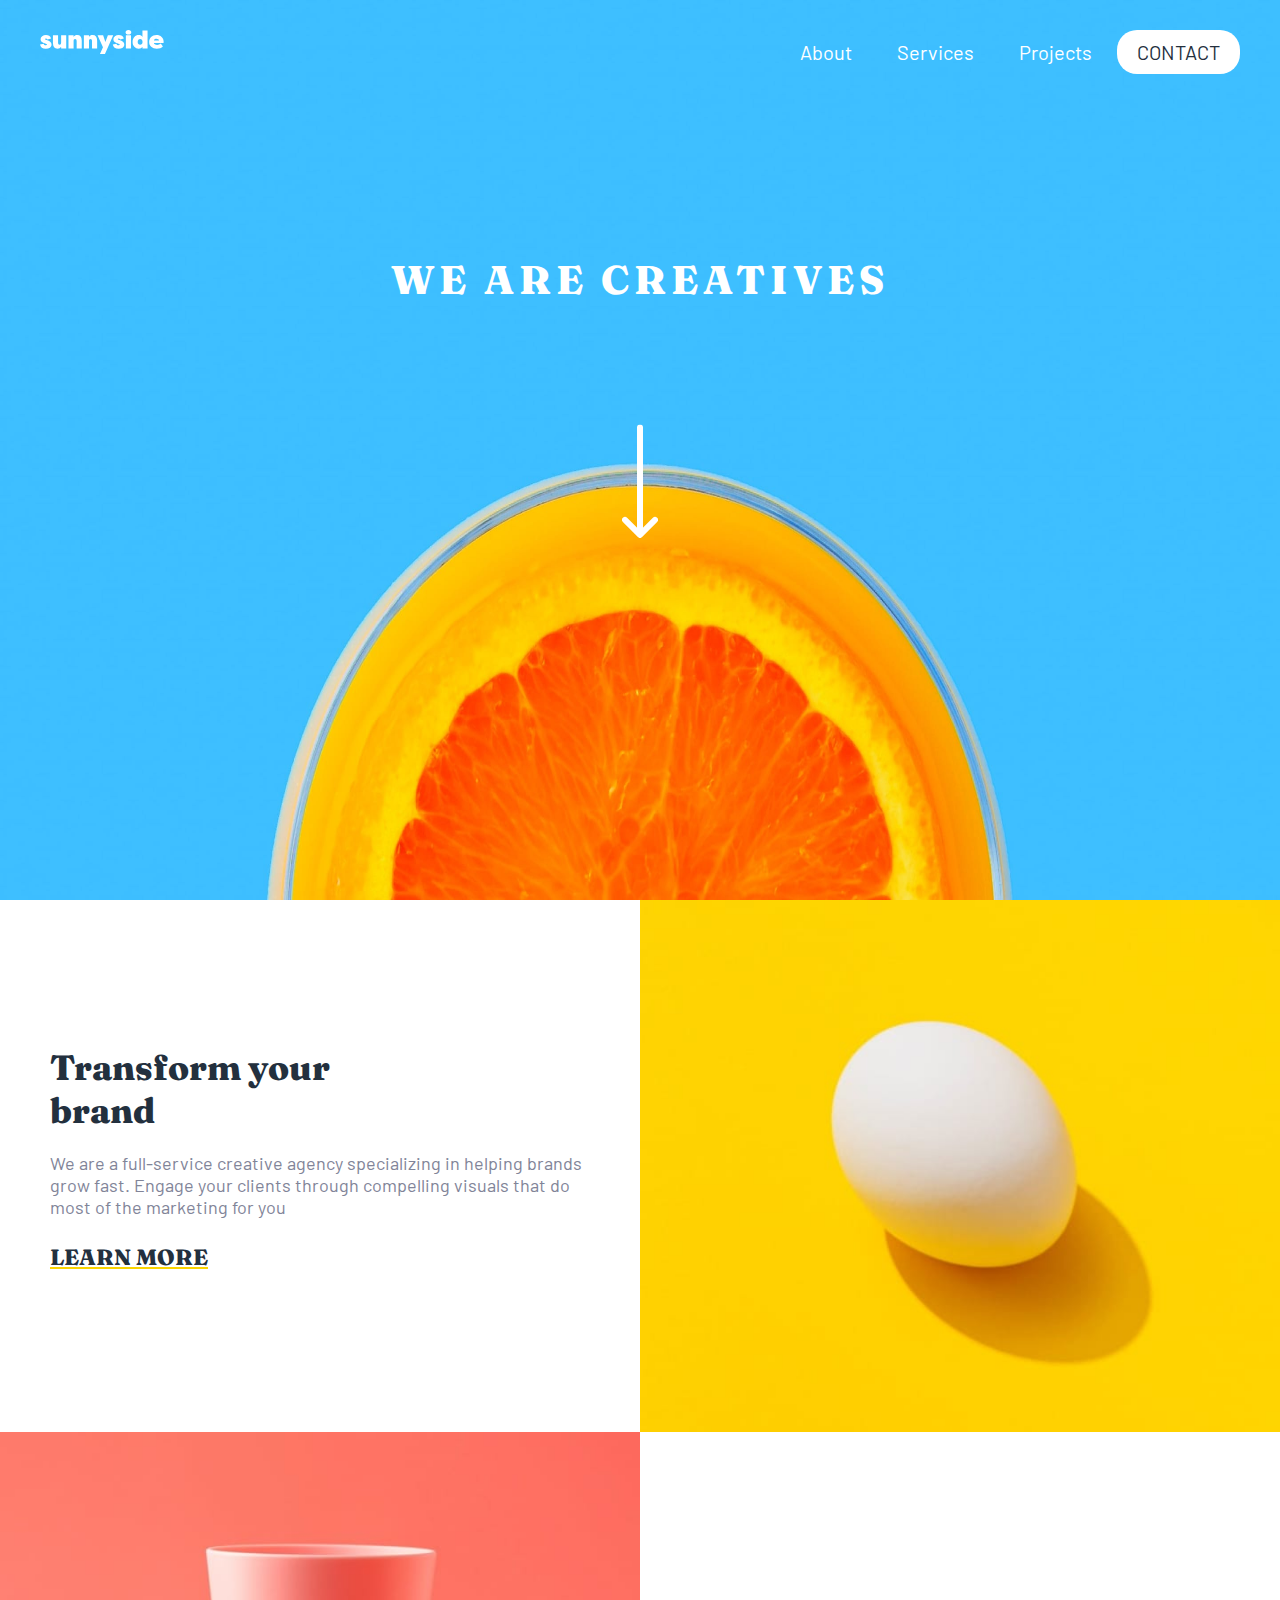
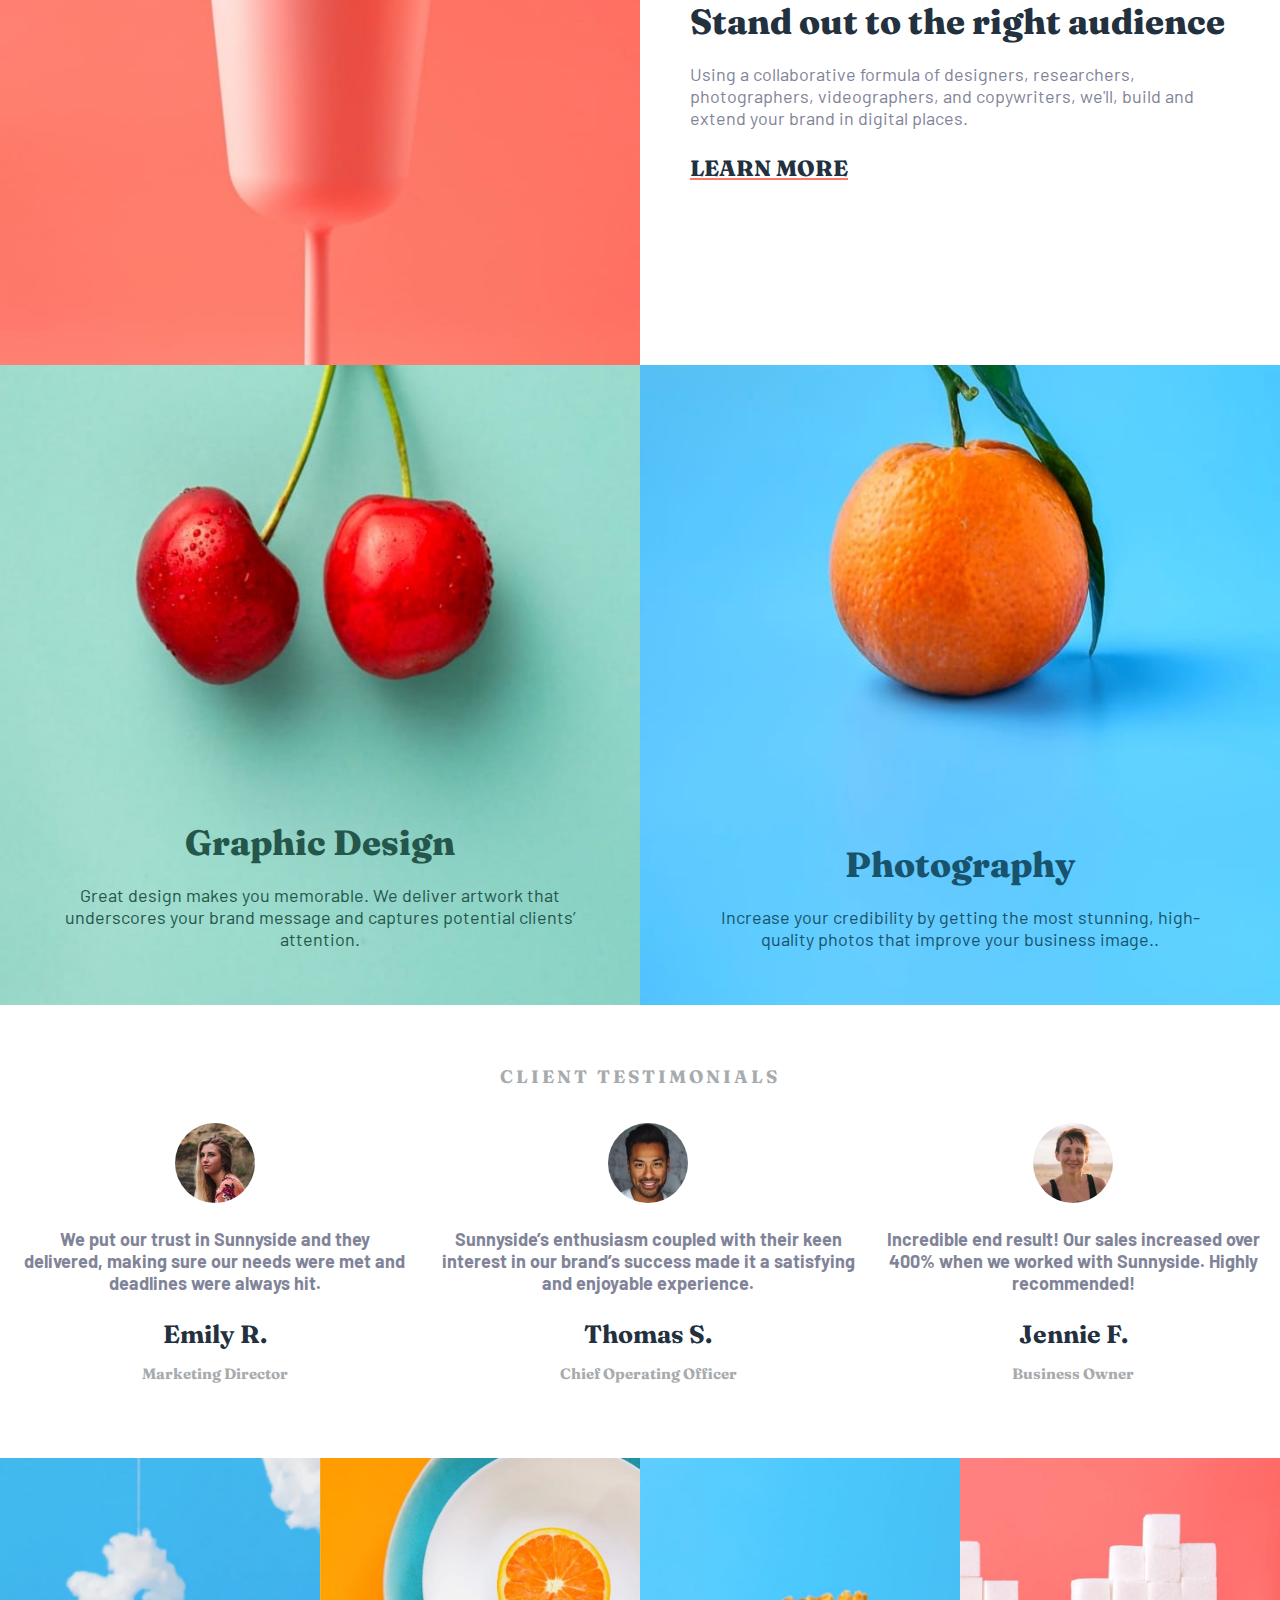
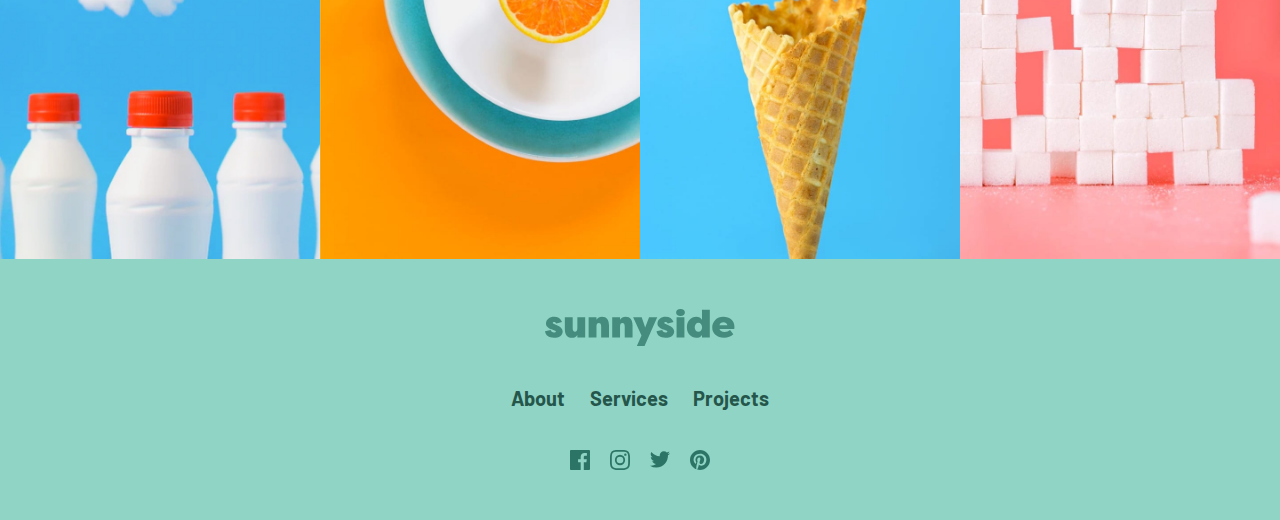
<file: index.html>
<!DOCTYPE html>
<html lang="pt-br">
<head>
    <meta charset="UTF-8">
    <meta name="viewport" content="width=device-width, initial-scale=1.0">
    <link rel="stylesheet" href="style.css">
    <link rel="stylesheet" href="responsividade.css">
    <link rel="shortcut icon" href="images/favicon-32x32.png" sizes="32x32" type="image/x-icon">

    <link rel="preconnect" href="https://fonts.googleapis.com">
    <link rel="preconnect" href="https://fonts.gstatic.com" crossorigin>
    <link href="https://fonts.googleapis.com/css2?family=Barlow:wght@600&display=swap" rel="stylesheet">
    <link rel="preconnect" href="https://fonts.googleapis.com">
    <link rel="preconnect" href="https://fonts.gstatic.com" crossorigin>
    <link href="https://fonts.googleapis.com/css2?family=Fraunces:wght@700;900&display=swap" rel="stylesheet">

    <title>Sunnyside agency landing page</title>
</head>
<body>
    <header>
        <div id="header-header">
            <img src="images/logo.svg" alt="Logo" id="logo">
            <div id="menu-mobile-button"></div>
            <div id="desktop-menu">

                <div id="About-desktop" class="menu-desktop-op">
                    <h1>About</h1>
                </div>

                <div class="menu-desktop-op" id="services-desktop">
                    <h1>Services</h1>
                </div>

                <div class="menu-desktop-op"  id="projects-desktop">
                    <h1>Projects</h1>
                </div>

                <div id="contact-desktop" class="menu-desktop-op" >
                    <h1>CONTACT</h1>
                </div>
                
            </div>
        </div>

        
        <h1 id="title1">WE ARE CREATIVES</h1>
      

        <img src="images/icon-arrow-down.svg" alt="Arrowdown" id="arrowdown">

        <div id="menu-mobile">
            <div id="About-mobile" class="menu-mobile-op"><h1>About</h1></div>
            <div class="menu-mobile-op" id="services-mobile"><h1>Services</h1></div>
            <div class="menu-mobile-op"  id="projects-mobile"><h1>Projects</h1></div>
            <div id="contact-mobile" class="menu-mobile-op" ><h1>CONTACT</h1></div>
        </div>

    </header>

    <main>
        <div id="summary">
            <div id="egg" class="summary-info">
                <picture>
                    <source media="(max-width: 890px)" srcset="images/mobile/image-transform.jpg" type="image/jpg">
                    <img src="images/desktop/image-transform.jpg" alt="egg" class="img">
            </picture>
            </div>
            <div id="text-transform" class="summary-info">
                <h1>Transform your <br> brand</h1>
                <p>We are a full-service creative agency specializing in helping brands grow fast. Engage your clients through compelling visuals that do most of the marketing for you</p>

                <div id="learnmore"><h1>LEARN MORE</h1></div>
            </div>
            <div id="stand-out" class="summary-info">
                <picture>
                    <source media="(max-width: 890px)" srcset="images/mobile/image-stand-out.jpg" type="image/jpg">
                    <img src="images/desktop/image-stand-out.jpg" alt="Grande" class="img">
            </picture>

            </div>
            <div id="text-stand" class="summary-info">
                <h1>Stand out to the right audience</h1>
                <p>Using a collaborative formula of designers, researchers, photographers, videographers, and copywriters, we'll, build and extend your brand in digital places.</p>
                
                <div id="learnmore"><h1>LEARN MORE</h1></div>
            </div>
            <div id="graphy" class="summary-info">
                <div id="textgraphic">
                    <h1>Graphic Design</h1>
                    <p>Great design makes you memorable. We deliver artwork that underscores your brand message and captures potential clients’ attention.</p>
                </div>

            </div>
            <div id="photography" class="summary-info">
                <div id="text-photography">
                    <h1>Photography</h1>
                    <p> Increase your credibility by getting the most stunning, high-quality photos that improve your business image..</p>
                </div>

            </div>





            
        </div>

        <div id="client">
            <h1 id="title-div-client">CLIENT TESTIMONIALS</h1>

            <div id="clients">
                <div id="client-emily" class="client-perfil">
                    <img src="images/image-emily.jpg" alt="Emily-foto" class="client-img">
                    <p>
                     We put our trust in Sunnyside and they delivered, making sure our needs were met and deadlines were always hit.
                    </p>
                    <h1>Emily R. <p class="function">Marketing Director</p></h1>
                </div>
                <div id="client-thomas" class="client-perfil">
                    <img src="images/image-thomas.jpg" alt="thomas-foto" class="client-img">
                    <p>
                    Sunnyside’s enthusiasm coupled with their keen interest in our brand’s success made it a satisfying and enjoyable experience.
                    </p>
                    <h1>Thomas S. <p class="function">Chief Operating Officer</p></h1>
                </div>
                <div id="client-jennie" class="client-perfil">
                    <img src="images/image-jennie.jpg" alt="thomas-foto" class="client-img">
                    <p>
                    Incredible end result! Our sales increased over 400% when we worked with Sunnyside. Highly recommended!
                    </p>
                    <h1>Jennie F. <p class="function">Business Owner</p></h1>
                </div>
            </div>
        </div>

        <div id="four-images">

            <picture class="img-images">
                <source media="(max-width: 890px)" srcset="images/mobile/image-gallery-milkbottles.jpg" type="image/jpg">
                <img src="images/desktop/image-gallery-milkbottles.jpg" alt="Grande">
            </picture>

            <picture class="img-images">
                <source media="(max-width: 890px)" srcset="images/mobile/image-gallery-orange.jpg" type="image/jpg">
                <img src="images/desktop/image-gallery-orange.jpg" alt="Grande">
            </picture>
            
            <picture class="img-images">
                <source media="(max-width: 890px)" srcset="images/mobile/image-gallery-cone.jpg" type="image/jpg">
                <img src="images/desktop/image-gallery-cone.jpg" alt="Grande">
            </picture>

            <picture class="img-images">
                <source media="(max-width: 890px)" srcset="images/mobile/image-gallery-sugar-cubes.jpg" type="image/jpg">
                <img src="images/desktop/image-gallery-sugarcubes.jpg" alt="Grande">
            </picture>
        </div>
    </main>

    <footer>
        <img src="images/logo-footer.svg" alt="logo" id="logofooter">
        <div id="menu-footer">
            <h1>About</h1>
            <h1>Services</h1>
            <h1>Projects</h1>
        </div>

        <div id="social-networks">
            <img src="images/icon-facebook.svg" alt="icon-facebook">
            <img src="images/icon-instagram.svg" alt="icon-instagram">
            <img src="images/icon-twitter.svg" alt="icon-twitter">
            <img src="images/icon-pinterest.svg" alt="icon-pinterest">
        </div>
    </footer>
    
    <script src="js.js"></script>
</body>
</html>
</file>
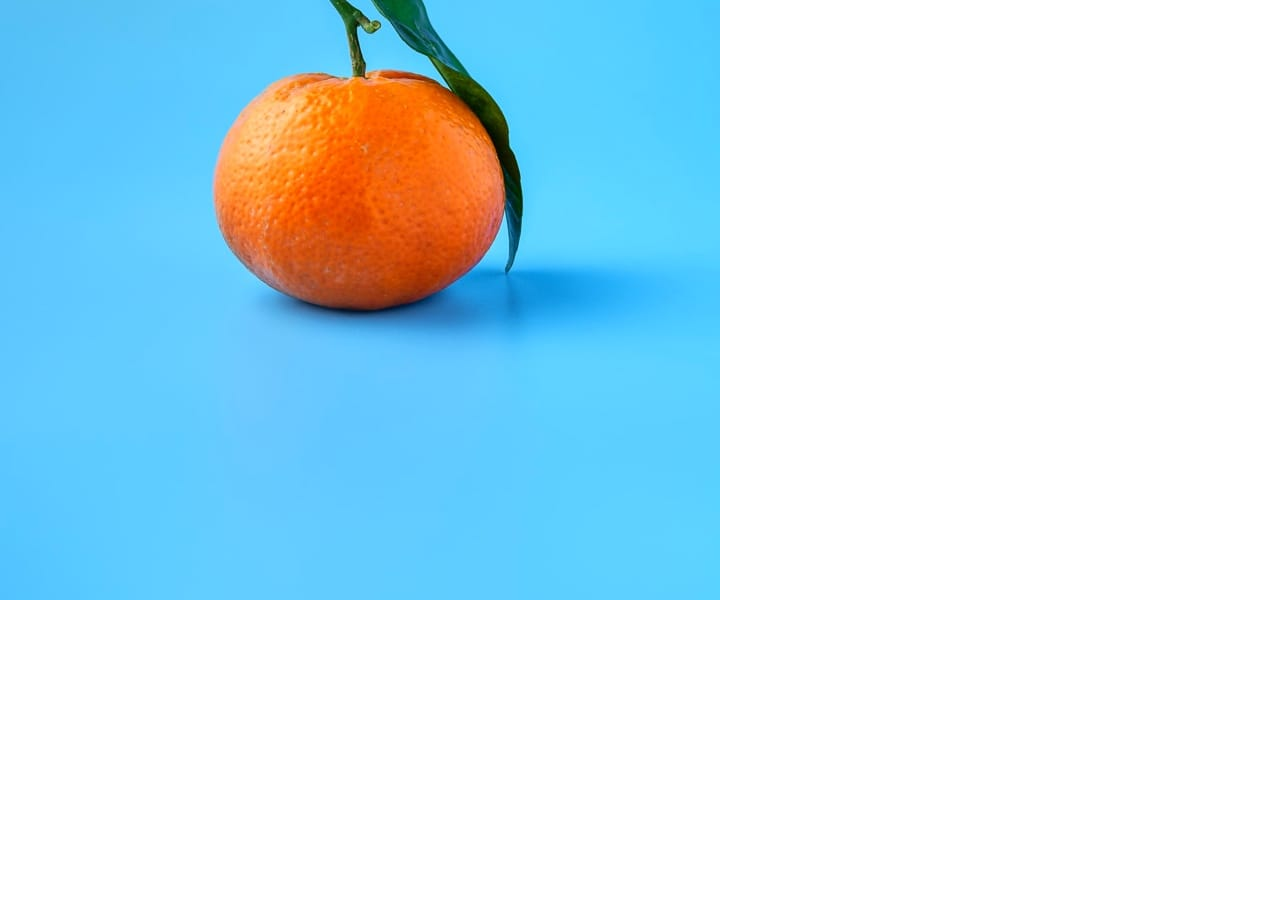
<file: teste.html>
<!DOCTYPE html>
<html lang="pt-br">
<head>
    <meta charset="UTF-8">
    <meta name="viewport" content="width=device-width, initial-scale=1.0">
    <title>Document</title>
    <style>
        
        body{
            padding: 0;
            margin: 0;
        }
        div{
            background-image: url("images/mobile/image-photography.jpg");
            background-position: center center;
            background-repeat: no-repeat;
            background-size: 100% 100%;
            background-color: blue;
            width: 100%;
            height: calc(100vw * 1.6);
        }
    </style>
</head>
<body>
    <img src="images/desktop/image-photography.jpg" alt="">
</body>
</html>
</file>
<file: style.css>
@charset "UTF-8";

:root{
    --barlow: 'Barlow', sans-serif;
    --fraunces: 'Fraunces', serif;
    --Softred: hsl(7, 99%, 70%);
    --Yellow: hsl(51, 100%, 49%);
    --Darkdesaturated:hsl(167, 40%, 24%);
    --Darkblue: hsl(198, 62%, 26%);
    --Darkmoderatecyan: hsl(168, 34%, 41%);
    --Darkdesaturatedcyan:hsl(167, 40%, 24%);
    --Verydarkdesaturatedblue: hsl(212, 27%, 19%);
    --Verydarkgrayishblue: hsl(213, 9%, 39%);
    --Darkgrayishblue: hsl(232, 10%, 55%);
    --Grayishblue: hsl(210, 4%, 67%);
    --White: hsl(0, 0%, 100%);
}

*{
    padding: 0;
    margin: 0;
    box-sizing: border-box;
}

html{
    min-height: 100%;
}

body{
    height: 100%;
}

/**HEADER**/

/**Header-Header**/

#header-header{
    display: flex;
    flex-direction: row;
    justify-content: space-between;
}

#logo{
    height: 24px;  
}


#menu-mobile-button{
    display: block;
    background-image: url("images/icon-hamburger.svg");
    background-position: center center;
    background-repeat: no-repeat;
    width: 30px;
    height: 20px;
    cursor: pointer;
}


/**Header-Header**/

header{
    position: relative;
    padding: 20px;
    height: 100vh;
    background-image: url("images/mobile/image-header.jpg");
    background-position: center center;
    background-repeat: no-repeat;
    background-size: 100% 100%;
}

#title1{
    letter-spacing: 5px;
    width: 250px;
    font-size: 40px;
    font-family: var(--fraunces);
    font-weight: 800;
    color: white;
    position: absolute;
    top: 35%;
    left: 50%;
    display: flex;
    align-items: center;
    justify-content: center;
    text-align: center;
    transform: translate(-50%,-35%);
}


#arrowdown{
    position: absolute;
    top: 70%;
    left: 50%;
    transform: translate(-50%,-70%);
}


/**Mobile-menu**/

#menu-mobile{
    z-index: 99999;
    position: absolute;
    top: 30%;
    transform: translate(0%,-30%);
    width: calc(100% - 40px);
    display: none;
    flex-direction: column;
    background-color: white;
    justify-content: center;
    align-items: center;
    gap: 25px;
    padding: 25px 0px;
    
}


.menu-mobile-op{
    padding: 10px 20px;
    border-radius: 20px;
}

.menu-mobile-op h1{
    font-family: var(--barlow);
    color: var(--Darkgrayishblue);
    font-size: 23px;
    font-weight: 600;
}


#contact-mobile{
    background-color: var(--Yellow);
    padding: 10px 20px;
    border-radius: 20px;
}

#contact-mobile h1{
    font-size: 20px;
    font-weight: 800;
    color: var(--Verydarkdesaturatedblue);
}

.menu-mobile-op:hover{
    cursor: pointer;
    background-color: var(--Yellow);
}


.menu-mobile-op:active{
    transform: scale(0.7);
    background-color: var(--Yellow);
}

/**Mobile-menu**/


/**Desktop-menu**/


#desktop-menu{
    display: none;
    flex-direction: row;
    gap: 5px;
}

#contact-desktop{
    background-color: white;
    color: var(--Verydarkdesaturatedblue);
}

#contact-desktop:hover{
    background-color: #6ecfff;
}


#contact-desktop h1{
    color: var(--Verydarkdesaturatedblue);
}

.menu-desktop-op{
    padding: 10px 20px;
    border-radius: 20px;
    cursor: pointer;
}

.menu-desktop-op:hover{
    background-color: #6ecfff;
}

.menu-desktop-op h1{
    font-size: 20px;
    font-family: var(--barlow);
    font-weight: 400;
    color: white;
}


/**Desktop-menu**/




/**HEADER**/

/**Main**/

/**Transform**/
#summary{
    display: flex;
    flex-direction: column;
    margin-bottom: 10px;
}

.img{
    width: 100%;
}

.summary-info{
    background-color: white;
    display: flex;
    flex-direction: column;
    justify-content: center;
    text-align: center;
}

.summary-info h1,p{
    text-align: center;
}

.summary-info h1{
    font-size: 35px;
    font-weight: 800;
    font-family: var(--fraunces);
    color: var(--Verydarkdesaturatedblue);
}

#text-transform h1{
    margin-bottom: 20px;
}

#text-transform p{
    margin-bottom: 25px;
}

.summary-info p{
    font-family: var(--barlow);
    color: var(--Darkgrayishblue);
    font-size: 18px;
}

#text-transform{
    padding: 30px 20px;   
}


#learnmore{
    display: flex;
    justify-content: center;
}
#learnmore h1{
    width: 200px;
    font-size: 22px;
    text-decoration: underline;
    cursor: pointer;
}

#text-transform > #learnmore h1{
    text-decoration-color: var(--Yellow);
}

#learnmore h1:hover{
    transform: scale(1.1);
}

#learnmore h1:active{
    transform: scale(0.7);
}

/**Transform**/


/**Stand**/

#text-stand h1{
    margin-bottom: 20px;
}

#text-stand p{
    margin-bottom: 25px;
}

#text-stand{
    padding: 30px 20px;
}

#text-stand > #learnmore h1{
    text-decoration-color: var(--Softred);
}

/**Stand**/

/**Graphic**/


#graphy{
    position: relative;
    background-image: url("images/mobile/image-graphic-design.jpg");
    background-position: center center;
    background-repeat: no-repeat;
    background-size: 100% 100%;
    width: 100%;
    height: calc(100vw * 1.6);
}


#textgraphic{
    width: 100%;
    position: absolute;
    top: 100%;
    transform: translate(0%,-100%);
    padding: 30px 20px;
    background-color: transparent;
}

#textgraphic h1{
    color: var(--Darkdesaturated);
    margin-bottom: 20px;
}

#textgraphic p{
    color: var(--Darkdesaturated);
    margin-bottom: 25px;
}


/**Graphic**/


/**Photography**/

#photography{
    position: relative;
    background-image: url("images/mobile/image-photography.jpg");
    background-position: center center;
    background-repeat: no-repeat;
    background-size: 100% 100%;
    width: 100%;
    height: calc(100vw * 1.6);
}

#text-photography{
    width: 100%;
    position: absolute;
    top: 100%;
    transform: translate(0%,-100%);
    padding: 30px 20px;
    background-color: transparent;
}

#text-photography h1{
    color: var(--Darkblue);
    margin-bottom: 20px;
}

#text-photography p{
    color: var(--Darkblue);
    margin-bottom: 25px;
}


/**Photography**/


/**Client testimonials**/

#client{
    padding: 30px 20px;
    display: flex;
    flex-direction: column;
    justify-self: center;
    align-items: center;
    gap: 25px;
}
#title-div-client{
    font-family: var(--fraunces);
    color: var(--Grayishblue);
    letter-spacing: 3px;
    font-size: 18px;
    margin-bottom: 10px;
}

.client-perfil{
    display: flex;
    flex-direction: column;
    justify-content: center;
    align-items: center;
    margin-bottom: 25px;
    gap: 25px;
}

.client-perfil > p{
    color: var(--Darkgrayishblue);
    font-size: 18px;
    font-weight: 700;
    font-family: var(--barlow);
}

.client-perfil h1{
    text-align: center;
    font-family: var(--fraunces);
    font-size: 25px;
    color: var(--Verydarkdesaturatedblue);
}
.client-img{
    width: 80px;
    border-radius: 50%;
}

.function{
    margin-top: 15px;
    color: var(--Grayishblue);
    font-size: 15px;
}

/**Client testimonials**/


/**Four-images**/

#four-images{
    display: flex;
    flex-wrap: wrap;
}

.img-images{
    width: 50%;
}

.img-images img{
    width: 100%;
    height: 100%;
}

/**Four-images**/


/**Footer**/

footer{
    display: flex;
    align-items: center;
    justify-content: center;
    flex-direction: column;
    padding: 50px 20px;
    background-color: #90D4C5;
}

#logofooter{
    width: 190px;
    margin-bottom: 40px;
}

#menu-footer{
    display: flex;
    flex-direction: row;
    gap: 25px;
}

#menu-footer h1{
    font-family: var(--barlow);
    font-size: 20px;
    color: var(--Darkdesaturatedcyan);
    margin-bottom: 40px;
}

#social-networks{
    display: flex;
    justify-content: center;
    align-items: center;
    width: 100%;
    flex-direction: row;
    gap: 20px;
}



/**Footer**/
/**Main**/
</file>
<file: responsividade.css>
@charset "UTF-8";

@media screen and (min-width: 890px) and (min-height: 620px){
    header{
        background-image: url("images/desktop/image-header.jpg");
    }

    #header-header{
        padding: 10px 20px;
    }

    #menu-mobile-button{
        display: none;
    }

    #desktop-menu{
        display: flex;
    }

    #title1{
        width: 100%;
        top: 30%;
        transform: translate(-50%, -30%);
    }

    #arrowdown{
        top: 54%;
        transform: translate(-50%,-54%);
    }


    #summary{
        display: grid;
        grid-template-columns: 50% 50%;
        grid-template-areas: 
        'text1 egg'
        'stand text2'
        'graphic photo';
    }

    #text-transform{
       grid-area: text1;
       padding: 50px;
       align-items: start; 
       text-align: justify;
    }   


    #text-transform h1,p{
        text-align: start;
    }

    #egg{
        grid-area: egg;
    }

    #stand-out{
        margin-top: -5px;
        grid-area: stand;
        
    }

    #text-stand{
        grid-area: text2;
        margin-top: -5px;
        padding: 50px;
        align-items: start; 
        text-align: justify;
    }

    #text-stand h1,p{
        text-align: start;
    }

    #graphy{
        margin-top: -5px;
        grid-area: graphic;
        background-image: url("images/desktop/image-graphic-design.jpg");
        height: calc(50vw * 1);
    }

    #textgraphic{
        padding: 30px calc(50vw / 10);
    }

    #textgraphic p{
        text-align: center;
    }
    #photography{
        margin-top: -5px;
        grid-area: photo;
        background-image: url("images/desktop/image-photography.jpg");
        height: calc(50vw * 1);
    }

    #text-photography{
        padding: 30px calc(50vw / 10);
    }

    #text-photography p{
        text-align: center;
    }


    .img-images{
        width: 25%;
    }

    #client{
        padding: 50px 20px;
    }


    #clients{
        display: flex;
        flex-direction: row;
        gap: 20px;
    }

    .client-perfil > p{
        text-align: center;
    }


}
</file>
